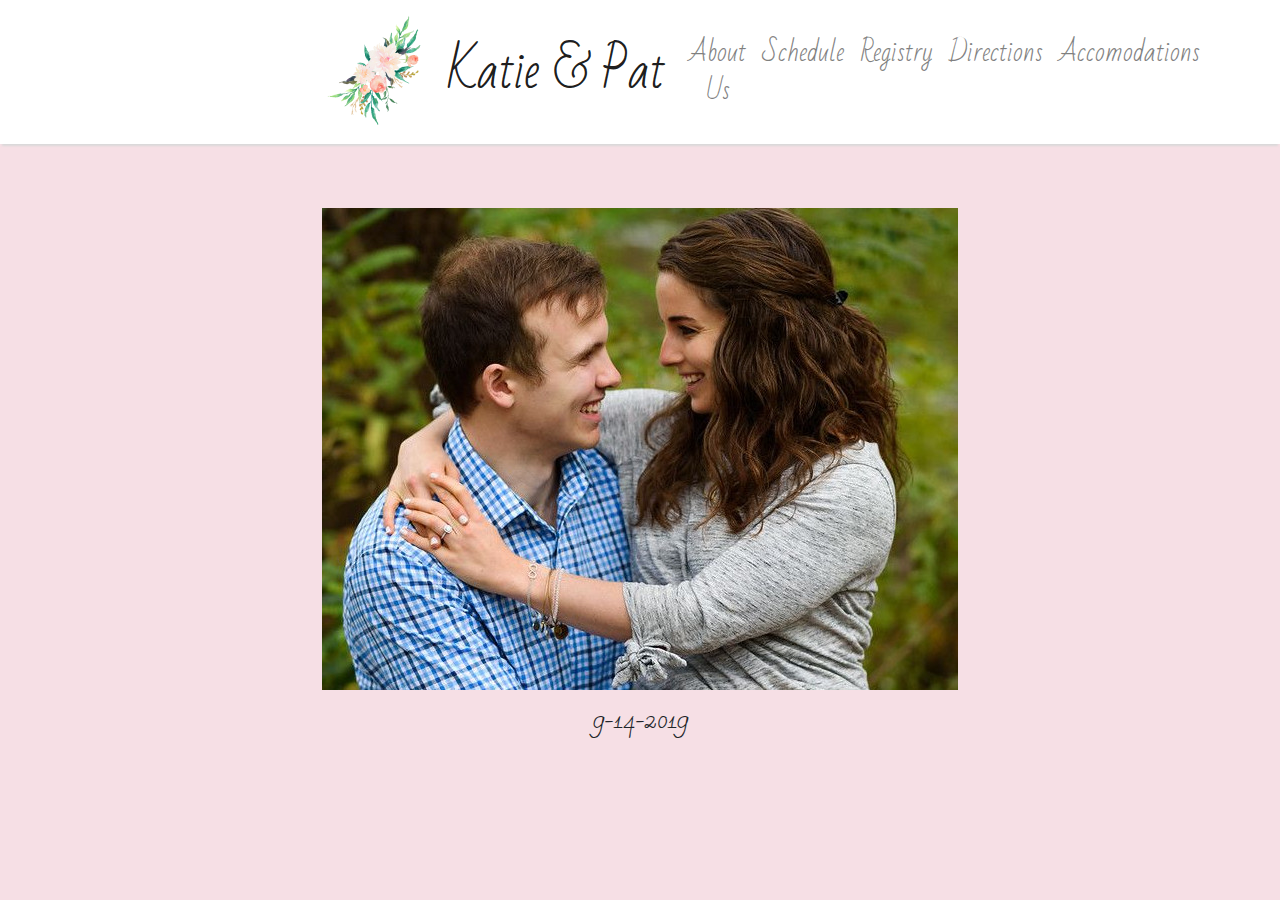
<file: index.html>
<html lang="en">
<header>
    <meta charset="utf-8">
    <meta name="viewport" content="width=device-width, initial-scale=1, shrink-to-fit=no">
    <title>Philo and Carlotti Wedding</title>
    <link rel="stylesheet" href="https://maxcdn.bootstrapcdn.com/bootstrap/4.0.0/css/bootstrap.min.css" integrity="sha384-Gn5384xqQ1aoWXA+058RXPxPg6fy4IWvTNh0E263XmFcJlSAwiGgFAW/dAiS6JXm"
        crossorigin="anonymous">
    <link href="./css/style.css" rel="stylesheet" />
    <link href="https://fonts.googleapis.com/css?family=Bad+Script" rel="stylesheet" />
</header>

<body>
    <div id="nav" class="container-fluid">
        <nav class="navbar sticky-top navbar-expand-lg navbar-light">
            <div id="flowers">
                <img src="./images/flowers.png" height="128" width="128">
            </div>
            <a class="navbar-brand" href="index.html">Katie &amp; Pat</a>
            <ul class="navbar-nav ml-auto">
                <li class="nav-item">
                    <a class="nav-link" href="aboutus.html">About Us</a>
                </li>
                <li class="nav-item">
                    <a class="nav-link" href="schedule.html">Schedule</a>
                </li>
                <li class="nav-item">
                    <a class="nav-link" href="registry.html">Registry</a>
                </li>
                <li class="nav-item">
                    <a class="nav-link" href="directions.html">Directions</a>
                </li>
                <li class="nav-item">
                    <a class="nav-link" href="accommodations.html">Accomodations</a>
                </li>
            </ul>
        </nav>
    </div>
    <div id="body" class="container-fluid content-container">
        <div class="content-container">
            <div class="jumbotron jumbotron-fluid">
                <div class="container center">
                    <img src="./images/header.jpg" />
                    <p>
                        <h4 class="badScript">9-14-2019</h4>
                    </p>
                </div>
            </div>
        </div>
    </div>

    <script src="https://code.jquery.com/jquery-3.2.1.slim.min.js" integrity="sha384-KJ3o2DKtIkvYIK3UENzmM7KCkRr/rE9/Qpg6aAZGJwFDMVNA/GpGFF93hXpG5KkN"
        crossorigin="anonymous"></script>
    <script src="https://cdnjs.cloudflare.com/ajax/libs/popper.js/1.12.9/umd/popper.min.js" integrity="sha384-ApNbgh9B+Y1QKtv3Rn7W3mgPxhU9K/ScQsAP7hUibX39j7fakFPskvXusvfa0b4Q"
        crossorigin="anonymous"></script>
    <script src="https://maxcdn.bootstrapcdn.com/bootstrap/4.0.0/js/bootstrap.min.js" integrity="sha384-JZR6Spejh4U02d8jOt6vLEHfe/JQGiRRSQQxSfFWpi1MquVdAyjUar5+76PVCmYl"
        crossorigin="anonymous"></script>
</body>

</html>
</file>
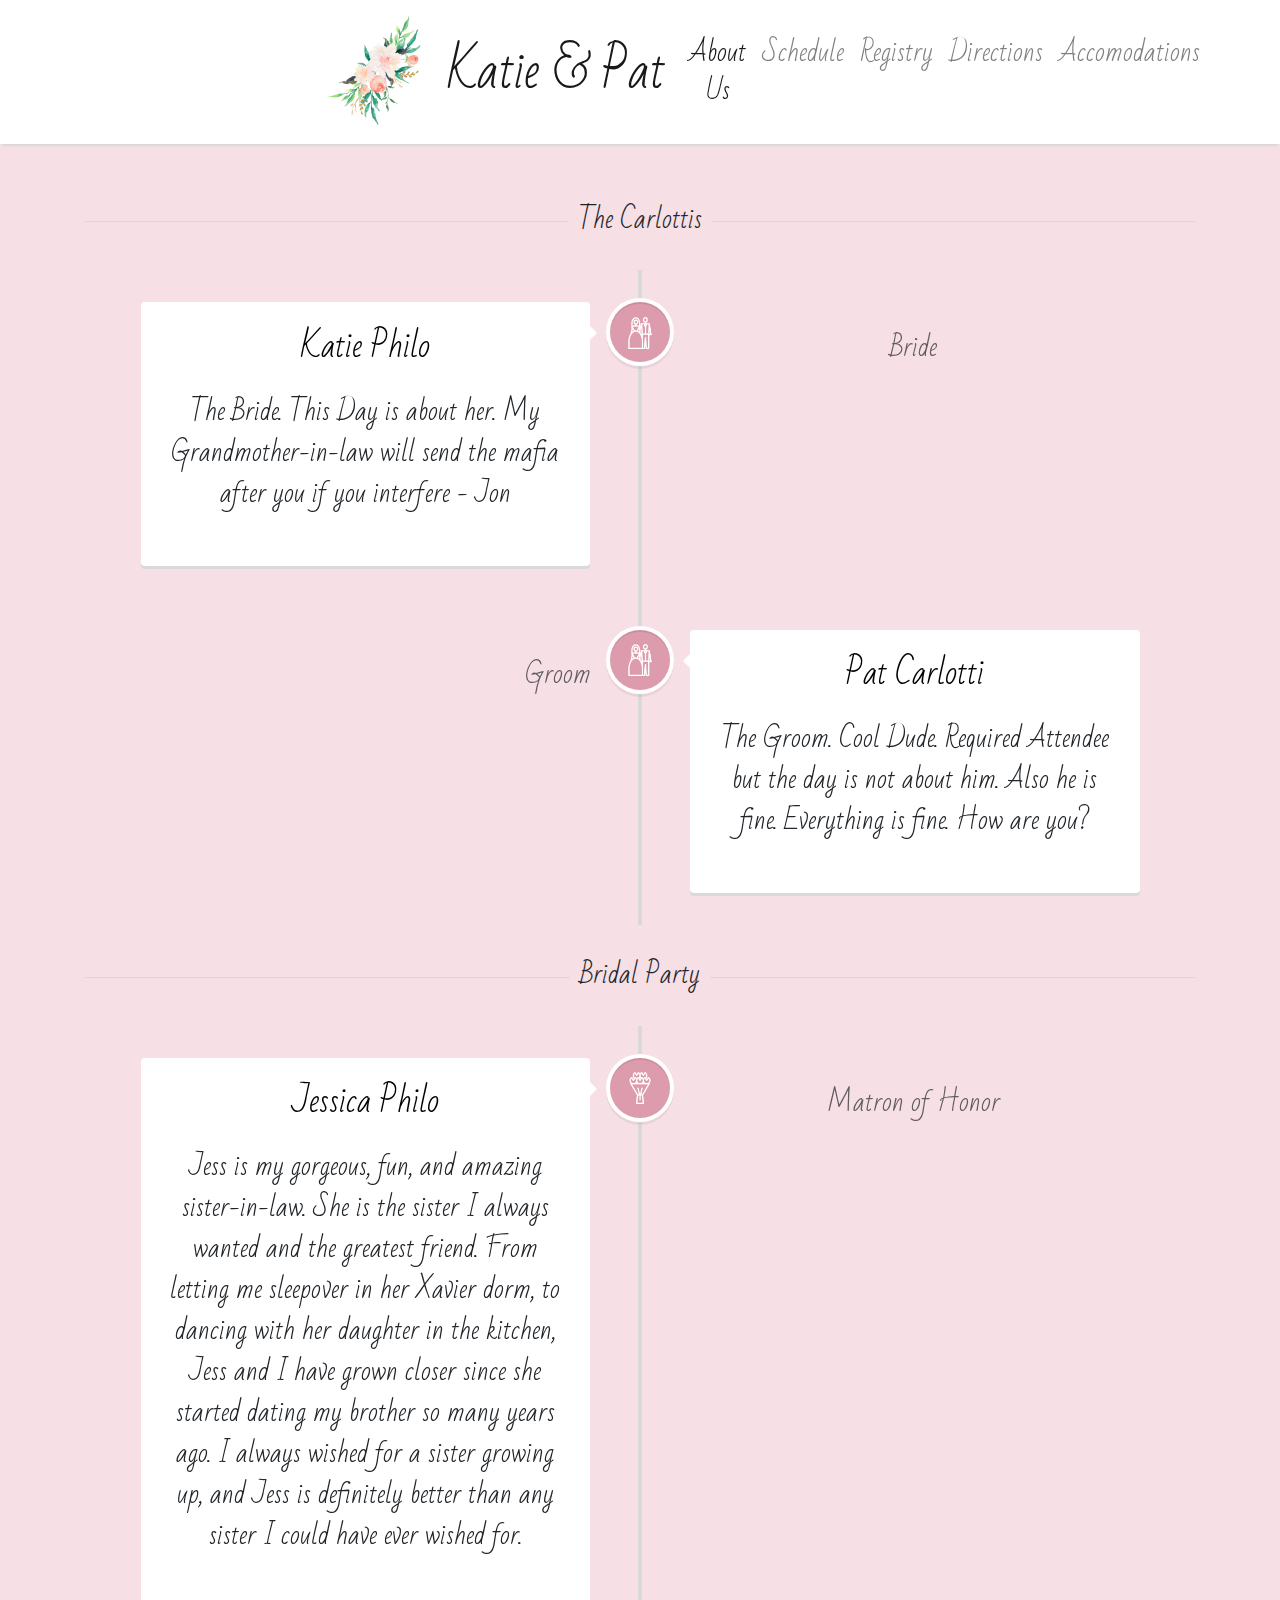
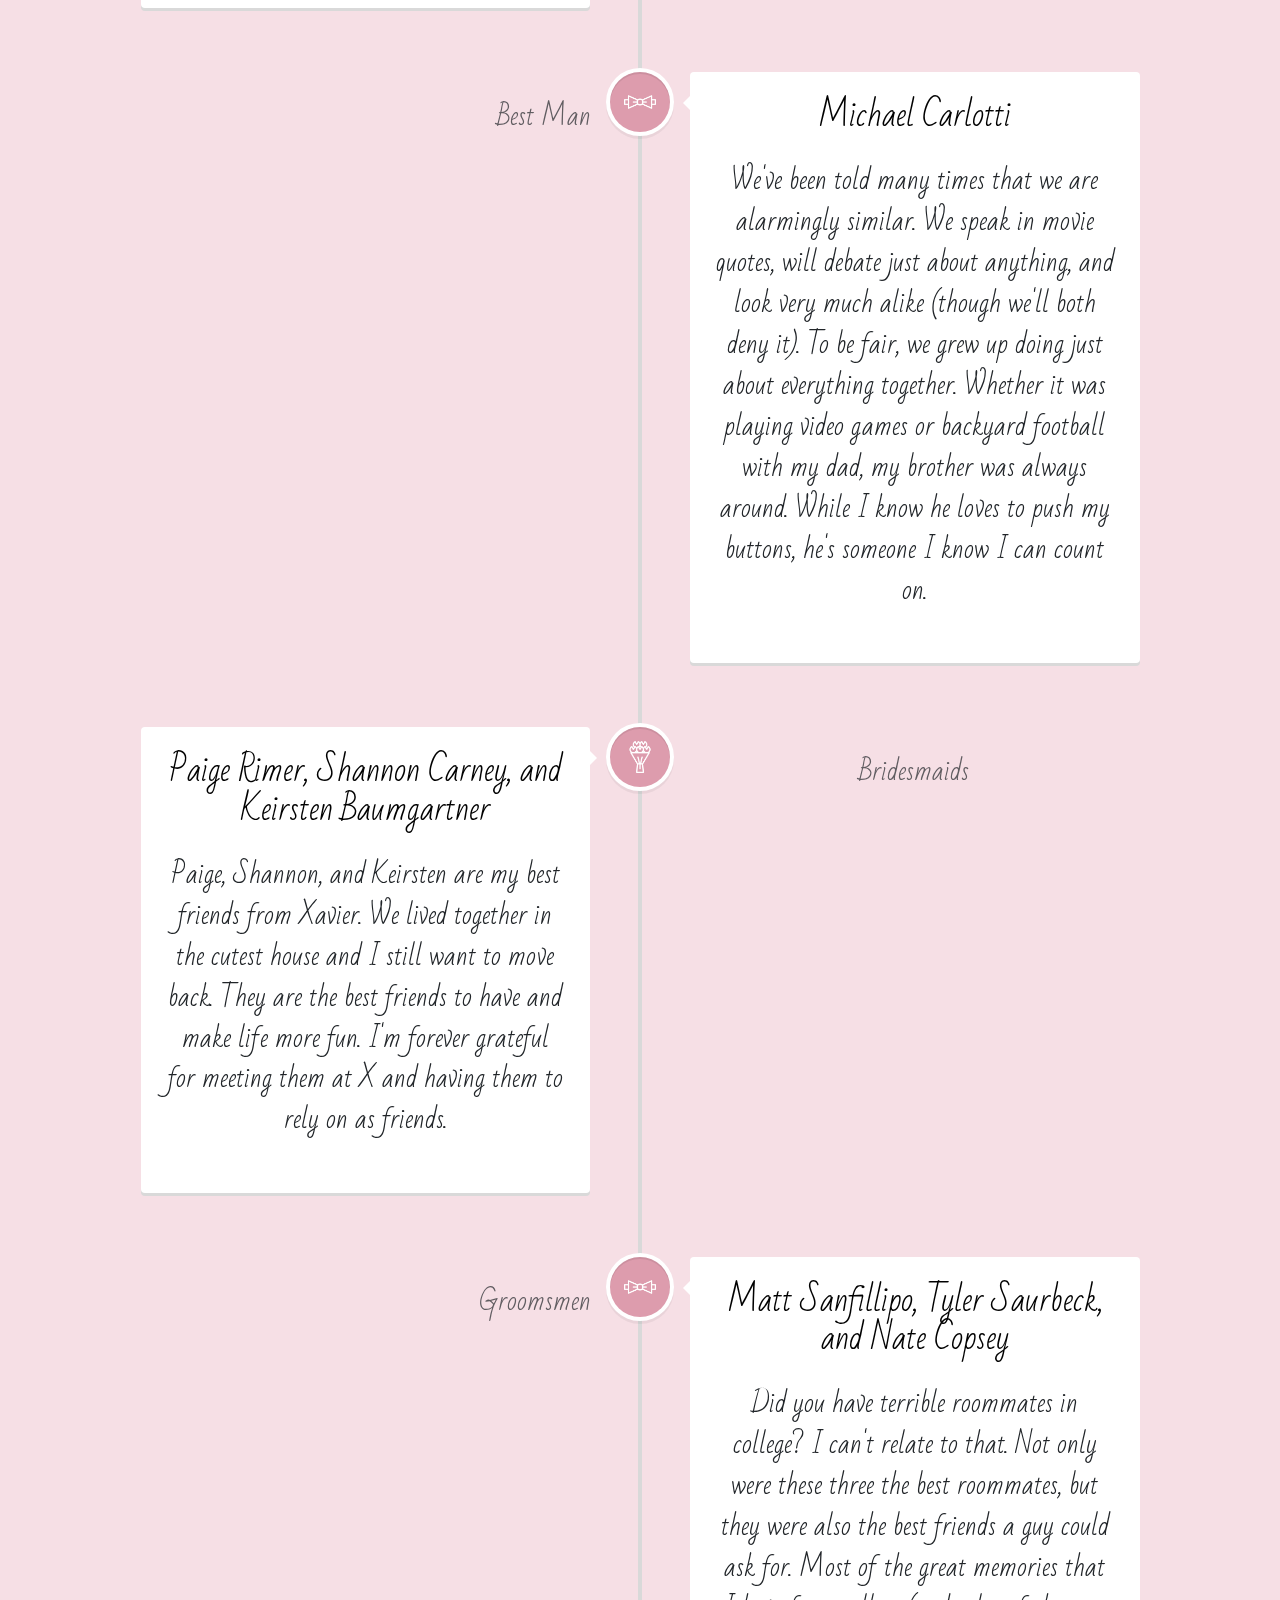
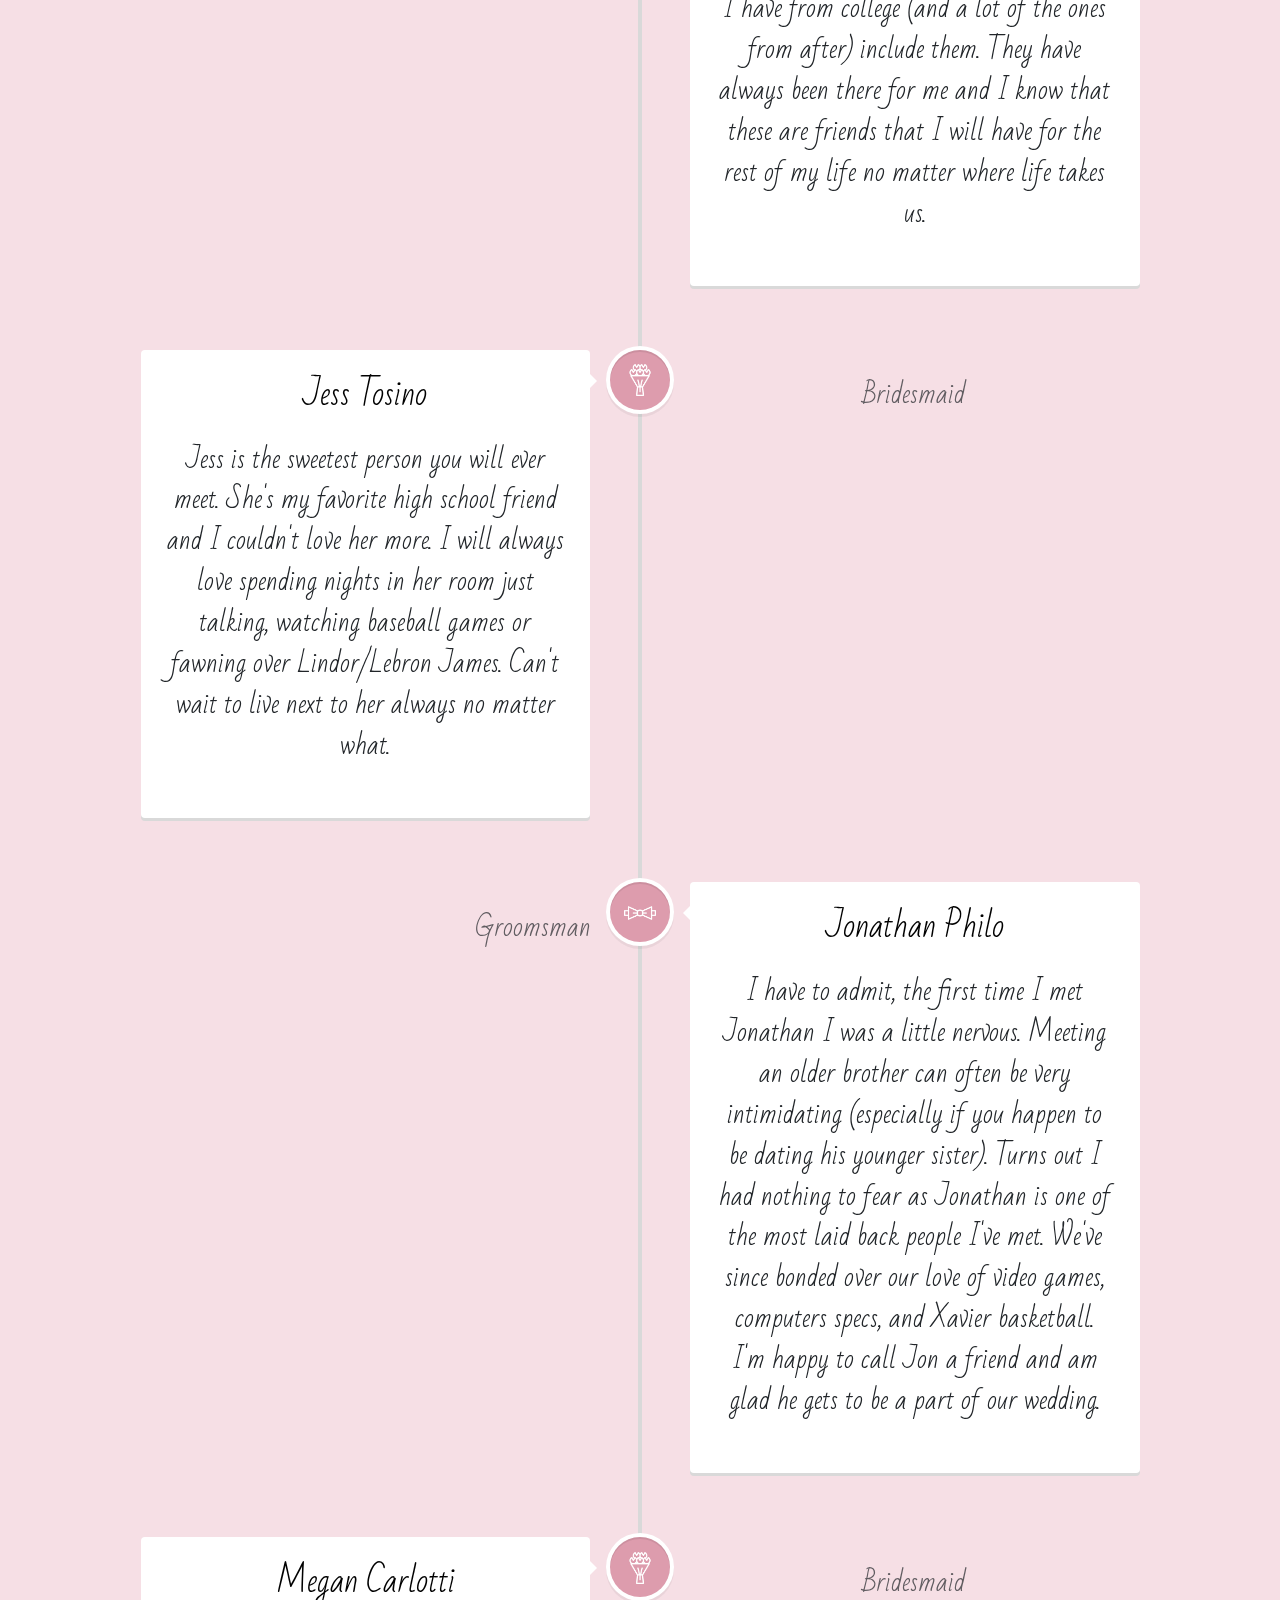
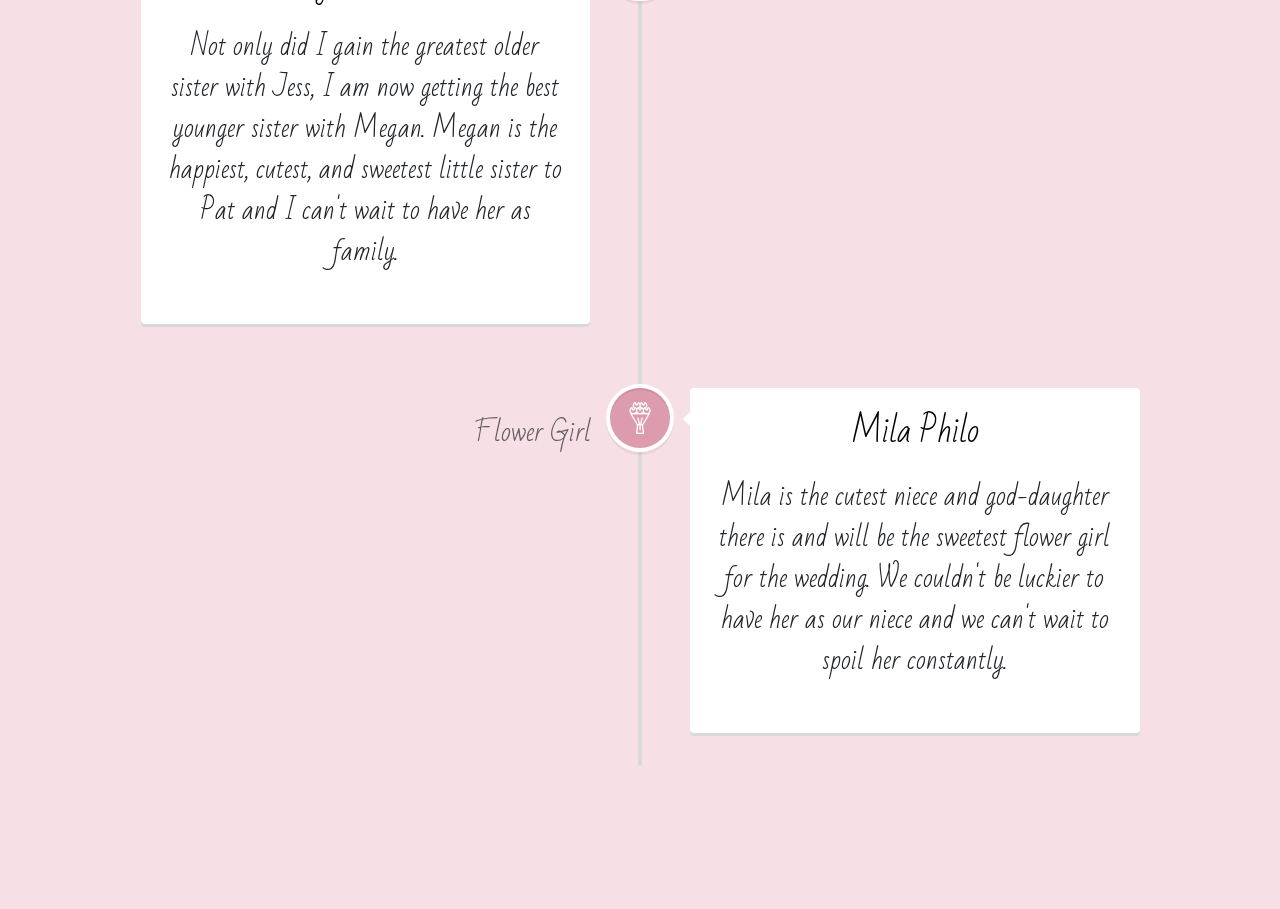
<file: aboutus.html>
<html lang="en">
<header>
    <meta charset="utf-8">
    <meta name="viewport" content="width=device-width, initial-scale=1, shrink-to-fit=no">
    <title>Philo and Carlotti Wedding</title>
    <link rel="stylesheet" href="https://maxcdn.bootstrapcdn.com/bootstrap/4.0.0/css/bootstrap.min.css" integrity="sha384-Gn5384xqQ1aoWXA+058RXPxPg6fy4IWvTNh0E263XmFcJlSAwiGgFAW/dAiS6JXm"
        crossorigin="anonymous">
    <link href="./css/style.css" rel="stylesheet" />
    <link href="./css/timeline-style.css" rel="stylesheet" />
    <link href="https://fonts.googleapis.com/css?family=Bad+Script" rel="stylesheet" />
    <link rel="stylesheet" href="https://use.fontawesome.com/releases/v5.4.1/css/all.css" integrity="sha384-5sAR7xN1Nv6T6+dT2mhtzEpVJvfS3NScPQTrOxhwjIuvcA67KV2R5Jz6kr4abQsz"
        crossorigin="anonymous">
</header>

<body>
    <div id="nav" class="container-fluid">
        <nav class="navbar sticky-top navbar-expand-lg navbar-light">
            <div id="flowers">
                <img src="./images/flowers.png" height="128" width="128">
            </div>
            <a class="navbar-brand" href="index.html">Katie &amp; Pat</a>
            <ul class="navbar-nav ml-auto">
                <li class="nav-item active">
                    <a class="nav-link" href="aboutus.html">About Us</a>
                </li>
                <li class="nav-item">
                    <a class="nav-link" href="schedule.html">Schedule</a>
                </li>
                <li class="nav-item">
                    <a class="nav-link" href="registry.html">Registry</a>
                </li>
                <li class="nav-item">
                    <a class="nav-link" href="directions.html">Directions</a>
                </li>
                <li class="nav-item">
                    <a class="nav-link" href="accommodations.html">Accomodations</a>
                </li>
            </ul>
        </nav>
    </div>
    <div id="body" class="container-fluid content-container">
        <div id="body" class="container-fluid content-container">
            <div class="content-container">
                <div class="jumbotron jumbotron-fluid">
                    <div class="container center">
                        <div id="seph2">
                            <h2><span>The Carlottis</span></h2>
                        </div>
                        <section class="cd-timeline js-cd-timeline">
                            <div class="cd-timeline__container">
                                <div class="cd-timeline__block js-cd-block">
                                    <div class="cd-timeline__img cd-timeline__img--picture js-cd-img">
                                            <img src="./images/newly-married-couple.png" height="36" width="36"/>
                                        </div>
                                    <!-- cd-timeline__img -->

                                    <div class="cd-timeline__content js-cd-content">
                                        <h2>Katie Philo</h2>
                                        <p>The Bride. This Day is about her. My Grandmother-in-law will send the mafia
                                            after you if you interfere - Jon</p>
                                        <span class="cd-timeline__date">Bride</span>
                                    </div>
                                    <!-- cd-timeline__content -->
                                </div>
                                <!-- cd-timeline__block -->

                                <div class="cd-timeline__block js-cd-block">
                                    <div class="cd-timeline__img cd-timeline__img--picture js-cd-img">
                                        <img src="./images/newly-married-couple.png" height="36" width="36"/>
                                    </div>
                                    <!-- cd-timeline__img -->

                                    <div class="cd-timeline__content js-cd-content">
                                        <h2>Pat Carlotti</h2>
                                        <p>The Groom. Cool Dude. Required Attendee but the day is not about him. Also
                                            he is fine. Everything is fine. How are you?</p>
                                        <span class="cd-timeline__date">Groom</span>
                                    </div>
                                    <!-- cd-timeline__content -->
                                </div>
                            </div>
                        </section>
                        <div id="seph2">
                            <h2><span>Bridal Party</span></h2>
                        </div>
                        <section class="cd-timeline js-cd-timeline">
                            <div class="cd-timeline__container">
                                <div class="cd-timeline__block js-cd-block">
                                    <div class="cd-timeline__img cd-timeline__img--picture js-cd-img">
                                            <img src="./images/bouquet-of-flowers.png" height="36" width="36"/>
                                    </div>
                                    <!-- cd-timeline__img -->

                                    <div class="cd-timeline__content js-cd-content">
                                        <h2>Jessica Philo</h2>
                                        <p>Jess is my gorgeous, fun, and amazing sister-in-law. She is the sister I
                                            always wanted and the greatest friend. From letting me sleepover in her
                                            Xavier dorm, to dancing with her daughter in the kitchen, Jess and I have
                                            grown closer since she started dating my brother so many years ago. I
                                            always wished for a sister growing up, and Jess is definitely better than
                                            any sister I could have ever wished for.</p>
                                        <span class="cd-timeline__date">Matron of Honor</span>
                                    </div>
                                    <!-- cd-timeline__content -->
                                </div>
                                <!-- cd-timeline__block -->

                                <div class="cd-timeline__block js-cd-block">
                                    <div class="cd-timeline__img cd-timeline__img--picture js-cd-img">
                                            <img src="./images/bow-tie.png" height="36" width="36"/>
                                    </div>
                                    <!-- cd-timeline__img -->

                                    <div class="cd-timeline__content js-cd-content">
                                        <h2>Michael Carlotti</h2>
                                        <p>	We've been told many times that we are alarmingly similar. We speak in movie quotes, will debate just about anything, and look very much alike (though we'll both deny it). To be fair, we grew up doing just about everything together. Whether it was playing video games or backyard football with my dad, my brother was always around.  While I know he loves to push my buttons, he's someone I know I can count on. </p>
                                        <span class="cd-timeline__date">Best Man</span>
                                    </div>
                                    <!-- cd-timeline__content -->
                                </div>

                                <div class="cd-timeline__block js-cd-block">
                                    <div class="cd-timeline__img cd-timeline__img--picture js-cd-img">
                                            <img src="./images/bouquet-of-flowers.png" height="36" width="36"/>
                                    </div>
                                    <!-- cd-timeline__img -->

                                    <div class="cd-timeline__content js-cd-content">
                                        <h2>Paige Rimer, Shannon Carney, and Keirsten Baumgartner</h2>
                                        <p>Paige, Shannon, and Keirsten are my best friends from Xavier. We lived
                                            together in the cutest house and I still want to move back. They are the
                                            best friends to have and make life more fun. I'm forever grateful for
                                            meeting them at X and having them to rely on as friends.</p>
                                        <span class="cd-timeline__date">Bridesmaids</span>
                                    </div>
                                    <!-- cd-timeline__content -->
                                </div>
                                <div class="cd-timeline__block js-cd-block">
                                    <div class="cd-timeline__img cd-timeline__img--picture js-cd-img">
                                            <img src="./images/bow-tie.png" height="36" width="36"/>
                                    </div>
                                    <!-- cd-timeline__img -->

                                    <div class="cd-timeline__content js-cd-content">
                                        <h2>Matt Sanfillipo, Tyler Saurbeck, and Nate Copsey</h2>
                                        <p>Did you have terrible roommates in college? I can't relate to that. Not only were these three the best roommates, but they were also the best friends a guy could ask for. Most of the great memories that I have from college (and a lot of the ones from after) include them.  They have always been there for me and I know that these are friends that I will have for the rest of my life no matter where life takes us.</p>
                                        <span class="cd-timeline__date">Groomsmen</span>
                                    </div>
                                    <!-- cd-timeline__content -->
                                </div>
                                <div class="cd-timeline__block js-cd-block">
                                    <div class="cd-timeline__img cd-timeline__img--picture js-cd-img">
                                            <img src="./images/bouquet-of-flowers.png" height="36" width="36"/>
                                    </div>
                                    <!-- cd-timeline__img -->

                                    <div class="cd-timeline__content js-cd-content">
                                        <h2>Jess Tosino</h2>
                                        <p>Jess is the sweetest person you will ever meet. She's my favorite high
                                            school friend and I couldn't love her more. I will always love spending
                                            nights in her room just talking, watching baseball games or fawning over
                                            Lindor/Lebron James. Can't wait to live next to her always no matter what.</p>
                                        <span class="cd-timeline__date">Bridesmaid</span>
                                    </div>
                                    <!-- cd-timeline__content -->
                                </div>
                                <div class="cd-timeline__block js-cd-block">
                                    <div class="cd-timeline__img cd-timeline__img--picture js-cd-img">
                                            <img src="./images/bow-tie.png" height="36" width="36"/>
                                    </div>
                                    <!-- cd-timeline__img -->

                                    <div class="cd-timeline__content js-cd-content">
                                        <h2>Jonathan Philo</h2>
                                        <p>I have to admit, the first time I met Jonathan I was a little nervous. Meeting an older brother can often be very intimidating (especially if you happen to be dating his younger sister). Turns out I had nothing to fear as Jonathan is one of the most laid back people I've met. We've since bonded over our love of video games, computers specs, and Xavier basketball. I'm happy to call Jon a friend and am glad he gets to be a part of our wedding.</p>
                                        <span class="cd-timeline__date">Groomsman</span>
                                    </div>
                                    <!-- cd-timeline__content -->
                                </div>
                                <div class="cd-timeline__block js-cd-block">
                                    <div class="cd-timeline__img cd-timeline__img--picture js-cd-img">
                                            <img src="./images/bouquet-of-flowers.png" height="36" width="36"/>
                                    </div>
                                    <!-- cd-timeline__img -->

                                    <div class="cd-timeline__content js-cd-content">
                                        <h2>Megan Carlotti</h2>
                                        <p>Not only did I gain the greatest older sister with Jess, I am now getting
                                            the best younger sister with Megan. Megan is the happiest, cutest, and
                                            sweetest little sister to Pat and I can't wait to have her as family.</p>
                                        <span class="cd-timeline__date">Bridesmaid</span>
                                    </div>
                                    <!-- cd-timeline__content -->
                                </div>
                                <div class="cd-timeline__block js-cd-block">
                                    <div class="cd-timeline__img cd-timeline__img--picture js-cd-img">
                                            <img src="./images/bouquet-of-flowers.png" height="36" width="36"/>
                                    </div>
                                    <!-- cd-timeline__img -->

                                    <div class="cd-timeline__content js-cd-content">
                                        <h2>Mila Philo</h2>
                                        <p>Mila is the cutest niece and god-daughter there is and will be the sweetest flower girl for the wedding. We couldn't be luckier to have her as our niece and we can't wait to spoil her constantly.</p>
                                        <span class="cd-timeline__date">Flower Girl</span>
                                    </div>
                                    <!-- cd-timeline__content -->
                                </div>
                            </div>
                        </section>
                    </div>
                </div>
            </div>
        </div>
    </div>
    <script src="https://code.jquery.com/jquery-3.2.1.slim.min.js" integrity="sha384-KJ3o2DKtIkvYIK3UENzmM7KCkRr/rE9/Qpg6aAZGJwFDMVNA/GpGFF93hXpG5KkN"
        crossorigin="anonymous"></script>
    <script src="https://cdnjs.cloudflare.com/ajax/libs/popper.js/1.12.9/umd/popper.min.js" integrity="sha384-ApNbgh9B+Y1QKtv3Rn7W3mgPxhU9K/ScQsAP7hUibX39j7fakFPskvXusvfa0b4Q"
        crossorigin="anonymous"></script>
    <script src="https://maxcdn.bootstrapcdn.com/bootstrap/4.0.0/js/bootstrap.min.js" integrity="sha384-JZR6Spejh4U02d8jOt6vLEHfe/JQGiRRSQQxSfFWpi1MquVdAyjUar5+76PVCmYl"
        crossorigin="anonymous"></script>
</body>

</html>
</file>
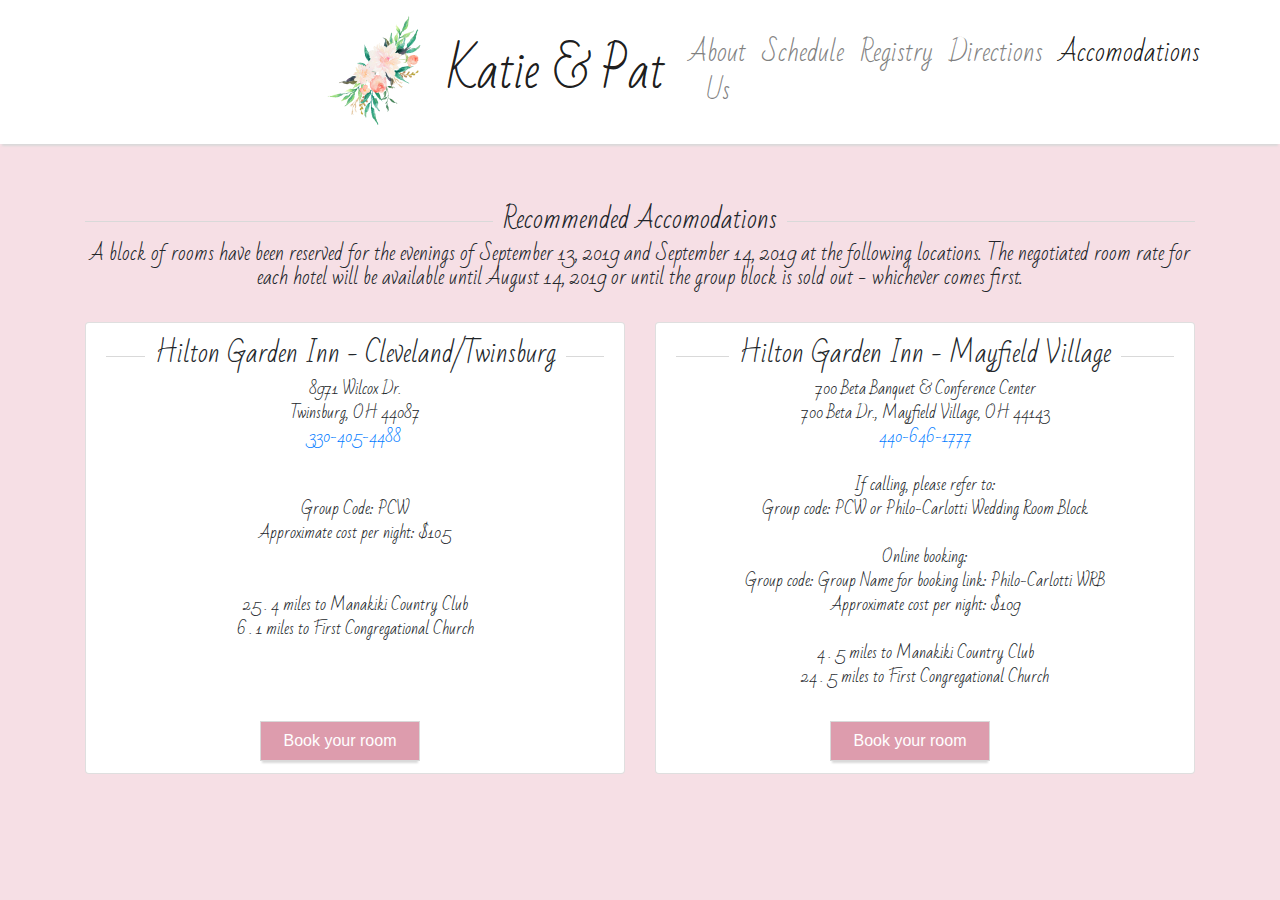
<file: accommodations.html>
<html lang="en">
<header>
    <meta charset="utf-8">
    <meta name="viewport" content="width=device-width, initial-scale=1, shrink-to-fit=no">
    <title>Philo and Carlotti Wedding</title>
    <link rel="stylesheet" href="https://maxcdn.bootstrapcdn.com/bootstrap/4.0.0/css/bootstrap.min.css" integrity="sha384-Gn5384xqQ1aoWXA+058RXPxPg6fy4IWvTNh0E263XmFcJlSAwiGgFAW/dAiS6JXm"
        crossorigin="anonymous">
    <link href="./css/style.css" rel="stylesheet" />
    <link rel="stylesheet" href="https://use.fontawesome.com/releases/v5.7.0/css/all.css" integrity="sha384-lZN37f5QGtY3VHgisS14W3ExzMWZxybE1SJSEsQp9S+oqd12jhcu+A56Ebc1zFSJ"
        crossorigin="anonymous">
    <link href="https://fonts.googleapis.com/css?family=Bad+Script" rel="stylesheet" />
</header>

<body>
    <div id="nav" class="container-fluid">
        <nav class="navbar sticky-top navbar-expand-lg navbar-light">
            <div id="flowers">
                <img src="./images/flowers.png" height="128" width="128">
            </div>
            <a class="navbar-brand" href="index.html">Katie &amp; Pat</a>
            <ul class="navbar-nav ml-auto">
                <li class="nav-item">
                    <a class="nav-link" href="aboutus.html">About Us</a>
                </li>
                <li class="nav-item">
                    <a class="nav-link" href="schedule.html">Schedule</a>
                </li>
                <li class="nav-item">
                    <a class="nav-link" href="registry.html">Registry</a>
                </li>
                <li class="nav-item">
                    <a class="nav-link" href="directions.html">Directions</a>
                </li>
                <li class="nav-item active">
                    <a class="nav-link" href="accommodations.html">Accomodations</a>
                </li>
            </ul>
        </nav>
    </div>
    <div id="body" class="container-fluid content-container">
        <div class="content-container">
            <div class="jumbotron jumbotron-fluid">
                <div class="container center">
                    <div id="seph2">
                        <h2><span>Recommended Accomodations</span></h2>
                        <h5 class="badscript">A block of rooms have been reserved for the evenings of September 13,
                            2019 and September 14, 2019 at the following locations. The negotiated room rate for each
                            hotel will be available until August 14, 2019 or until the group block is sold out -
                            whichever comes first.</h5>
                    </div>
                    </br>
                    <div class="card-deck">
                        <div class="card text-center">
                            <div class="card-body">
                                <div id="seph2">
                                    <h4 class="badscript card-title center"><span>Hilton Garden Inn -
                                            Cleveland/Twinsburg</span></h4>
                                </div>
                                <p class="card-text badscript">
                                    8971 Wilcox Dr.</br>
                                    Twinsburg, OH 44087</br>
                                    <a href="tel: +3304054488">330-405-4488</a></br>
                                    <br />
                                    <br/>
                                    Group Code: PCW <br />
                                    Approximate cost per night: $105<br />
                                    <br />
                                    <br/>
                                    25 . 4 miles to Manakiki Country Club <br />
                                    6 . 1 miles to First Congregational Church
                                </p>
                            </div>
                            <div class="card-footer">
                                <button onclick="window.location.href='https://hiltongardeninn3.hilton.com/en/hotels/ohio/hilton-garden-inn-cleveland-twinsburg-CLETHGI/index.html?SEO_id=GMB-HI-CLETHGI'">Book your room</button>
                            </div>
                        </div>
                        <div class="w-100 d-none d-sm-block d-md-none"><!-- wrap every 2 on sm--></div>
                        <div class="card">
                            <div class="card-body">
                                <div id="seph2">
                                    <h4 class="badscript card-title center"><span>Hilton Garden Inn - Mayfield Village</span></h4>
                                </div>
                                <p class="card-text badscript">700 Beta Banquet & Conference Center <br />
                                    700 Beta Dr., Mayfield Village, OH 44143 <br />
                                    <a href="tel: +14406461777">440-646-1777</a> </br>
                                    <br />
                                    If calling, please refer to:<br />
                                    Group code: PCW or Philo-Carlotti Wedding Room Block<br />
                                    <br/>
                                    Online booking: <br />
                                    Group code: Group Name for booking link: Philo-Carlotti WRB

                                    <br />
                                    Approximate cost per night: $109<br />
                                    <br />
                                    4 . 5 miles to Manakiki Country Club<br />
                                    24 . 5 miles to First Congregational Church<br />
                                </p>
                            </div>
                            <div class="card-footer">
                                    <button onclick="window.location.href='https://secure3.hilton.com/en_US/gi/reservation/book.htm?inputModule=HOTEL&ctyhocn=CLEEMGI&spec_plan=PCW&arrival=20190913&departure=20190915&cid=OM,WW,HILTONLINK,EN,DirectLink&fromId=HILTONLINKDIRECT'">Book your room</button>
                                </div>
                        </div>
                    </div>

                    <!-- <button class="tile"><img src="./images/crate-barrel.png" height="195" width="195" /></button>
                    <button class="tile"><img src="./images/bed-bath-beyond.png" height="195" width="195" /></button> -->
                </div>
            </div>
        </div>
    </div>
    <script src="https://code.jquery.com/jquery-3.2.1.slim.min.js" integrity="sha384-KJ3o2DKtIkvYIK3UENzmM7KCkRr/rE9/Qpg6aAZGJwFDMVNA/GpGFF93hXpG5KkN"
        crossorigin="anonymous"></script>
    <script src="https://cdnjs.cloudflare.com/ajax/libs/popper.js/1.12.9/umd/popper.min.js" integrity="sha384-ApNbgh9B+Y1QKtv3Rn7W3mgPxhU9K/ScQsAP7hUibX39j7fakFPskvXusvfa0b4Q"
        crossorigin="anonymous"></script>
    <script src="https://maxcdn.bootstrapcdn.com/bootstrap/4.0.0/js/bootstrap.min.js" integrity="sha384-JZR6Spejh4U02d8jOt6vLEHfe/JQGiRRSQQxSfFWpi1MquVdAyjUar5+76PVCmYl"
        crossorigin="anonymous"></script>
</body>

</html>
</file>
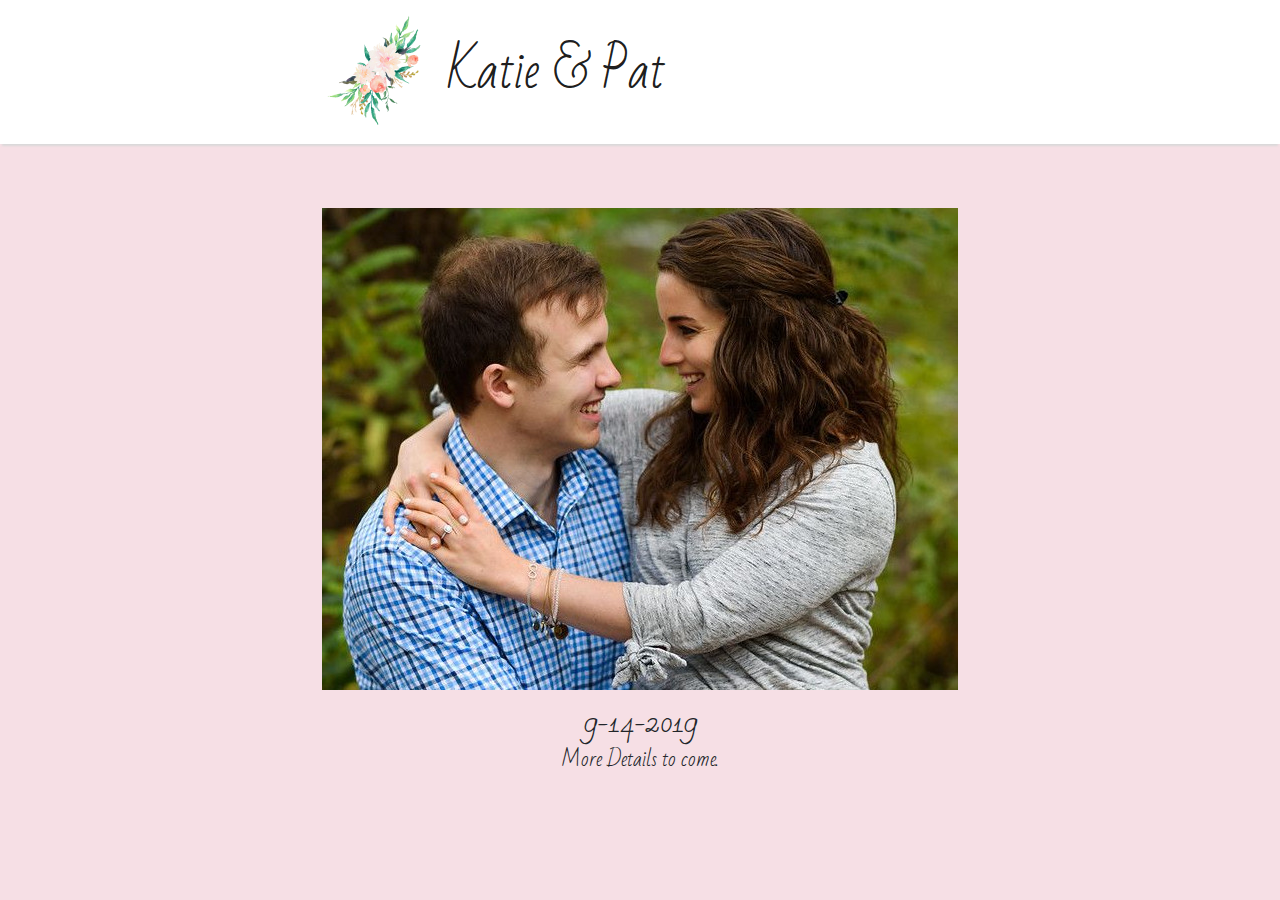
<file: comingsoon.html>
<html lang="en">
<header>
    <meta charset="utf-8">
    <meta name="viewport" content="width=device-width, initial-scale=1, shrink-to-fit=no">
    <title>Philo and Carlotti Wedding</title>
    <link rel="stylesheet" href="https://maxcdn.bootstrapcdn.com/bootstrap/4.0.0/css/bootstrap.min.css" integrity="sha384-Gn5384xqQ1aoWXA+058RXPxPg6fy4IWvTNh0E263XmFcJlSAwiGgFAW/dAiS6JXm"
        crossorigin="anonymous">
    <link href="./css/style.css" rel="stylesheet" />
    <link href="https://fonts.googleapis.com/css?family=Bad+Script" rel="stylesheet" />
</header>

<body>
    <div id="nav" class="container-fluid">
        <nav class="navbar sticky-top navbar-expand-lg navbar-light">
            <div id="flowers">
                <img src="./images/flowers.png" height="128" width="128">
            </div>
            <a class="navbar-brand" href="index.html">Katie &amp; Pat</a>
        </nav>
    </div>
    <div id="body" class="container-fluid content-container">
        <div class="content-container">
            <div class="jumbotron jumbotron-fluid">
                <div class="container center">
                    <img src="./images/header.jpg" />
                    <p>
                        <h3 class="badScript">9-14-2019</h3>
                        <h5 class="badScript">More Details to come.</h5>
                    </p>
                </div>
            </div>
        </div>
    </div>

    <script src="https://code.jquery.com/jquery-3.2.1.slim.min.js" integrity="sha384-KJ3o2DKtIkvYIK3UENzmM7KCkRr/rE9/Qpg6aAZGJwFDMVNA/GpGFF93hXpG5KkN"
        crossorigin="anonymous"></script>
    <script src="https://cdnjs.cloudflare.com/ajax/libs/popper.js/1.12.9/umd/popper.min.js" integrity="sha384-ApNbgh9B+Y1QKtv3Rn7W3mgPxhU9K/ScQsAP7hUibX39j7fakFPskvXusvfa0b4Q"
        crossorigin="anonymous"></script>
    <script src="https://maxcdn.bootstrapcdn.com/bootstrap/4.0.0/js/bootstrap.min.js" integrity="sha384-JZR6Spejh4U02d8jOt6vLEHfe/JQGiRRSQQxSfFWpi1MquVdAyjUar5+76PVCmYl"
        crossorigin="anonymous"></script>
</body>

</html>
</file>
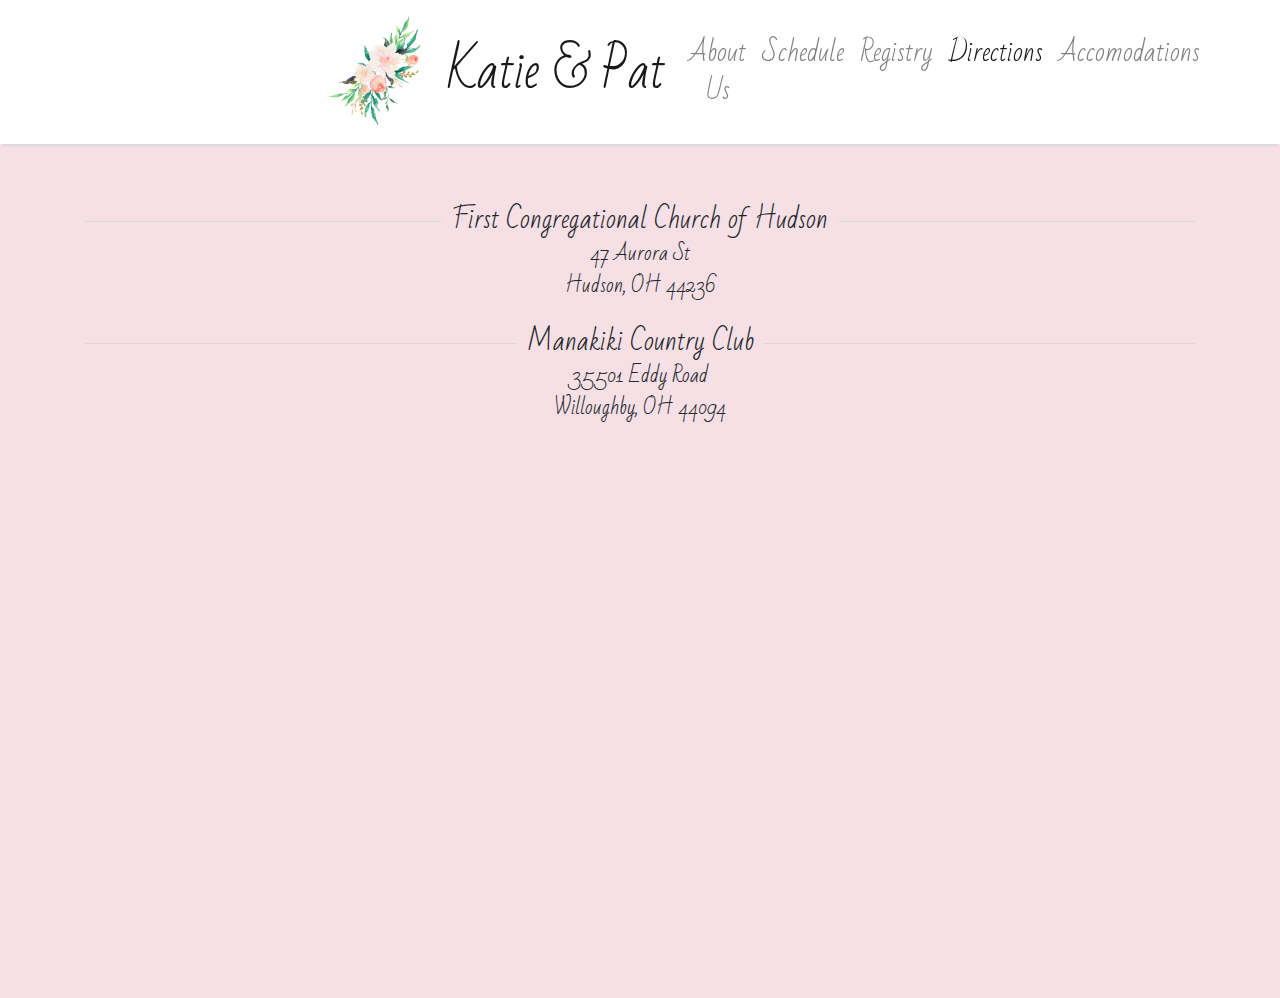
<file: directions.html>
<html lang="en">
<header>
    <meta charset="utf-8">
    <meta name="viewport" content="width=device-width, initial-scale=1, shrink-to-fit=no">
    <title>Philo and Carlotti Wedding</title>
    <link rel="stylesheet" href="https://maxcdn.bootstrapcdn.com/bootstrap/4.0.0/css/bootstrap.min.css" integrity="sha384-Gn5384xqQ1aoWXA+058RXPxPg6fy4IWvTNh0E263XmFcJlSAwiGgFAW/dAiS6JXm"
        crossorigin="anonymous">
    <link href="./css/style.css" rel="stylesheet" />
    <link href="https://fonts.googleapis.com/css?family=Bad+Script" rel="stylesheet" />
</header>

<body>
    <div id="nav" class="container-fluid">
        <nav class="navbar sticky-top navbar-expand-lg navbar-light">
            <div id="flowers">
                <img src="./images/flowers.png" height="128" width="128">
            </div>
            <a class="navbar-brand" href="index.html">Katie &amp; Pat</a>
            <ul class="navbar-nav ml-auto">
                <li class="nav-item">
                    <a class="nav-link" href="aboutus.html">About Us</a>
                </li>
                <li class="nav-item">
                    <a class="nav-link" href="schedule.html">Schedule</a>
                </li>
                <li class="nav-item">
                    <a class="nav-link" href="registry.html">Registry</a>
                </li>
                <li class="nav-item active">
                    <a class="nav-link" href="directions.html">Directions</a>
                </li>
                <li class="nav-item">
                    <a class="nav-link" href="accommodations.html">Accomodations</a>
                </li>
            </ul>
        </nav>
    </div>
    <div id="body" class="container-fluid content-container">
        <div class="content-container">
            <div class="jumbotron jumbotron-fluid">
                <div class="container center">
                    <div id="seph2">
                        <h2><span>First Congregational Church of Hudson</span></h2>
                        <h5 class="badScript">47 Aurora St</h5>
                        <h5 class="badScript">Hudson, OH 44236</h5>
                    </div>
                    <br />
                    <div id="seph2">
                        <h2><span>Manakiki Country Club</span></h2>
                        <h5 class="badScript">35501 Eddy Road</h5>
                        <h5 class="badScript">Willoughby, OH 44094</h5>
                    </div>
                    <br />
                    <iframe src="https://www.google.com/maps/embed?pb=!1m28!1m12!1m3!1d191474.98450854435!2d-81.61538783863598!3d41.42193309510312!2m3!1f0!2f0!3f0!3m2!1i1024!2i768!4f13.1!4m13!3e0!4m5!1s0x88312182ac3a9631%3A0xaef4de9cd9c7931b!2sFirst+Congregational+Church%2C+47+Aurora+St%2C+Hudson%2C+OH+44236!3m2!1d41.243048099999996!2d-81.43846669999999!4m5!1s0x883100aa3622b081%3A0x67e168813604cb86!2sManakiki+Country+Club%2C+Willoughby+Hills%2C+OH!3m2!1d41.5981046!2d-81.43205909999999!5e0!3m2!1sen!2sus!4v1545537975856"
                        width="600" height="450" frameborder="0" style="border:0" allowfullscreen></iframe>
                </div>
            </div>
        </div>
    </div>
    <script src="https://code.jquery.com/jquery-3.2.1.slim.min.js" integrity="sha384-KJ3o2DKtIkvYIK3UENzmM7KCkRr/rE9/Qpg6aAZGJwFDMVNA/GpGFF93hXpG5KkN"
        crossorigin="anonymous"></script>
    <script src="https://cdnjs.cloudflare.com/ajax/libs/popper.js/1.12.9/umd/popper.min.js" integrity="sha384-ApNbgh9B+Y1QKtv3Rn7W3mgPxhU9K/ScQsAP7hUibX39j7fakFPskvXusvfa0b4Q"
        crossorigin="anonymous"></script>
    <script src="https://maxcdn.bootstrapcdn.com/bootstrap/4.0.0/js/bootstrap.min.js" integrity="sha384-JZR6Spejh4U02d8jOt6vLEHfe/JQGiRRSQQxSfFWpi1MquVdAyjUar5+76PVCmYl"
        crossorigin="anonymous"></script>
</body>

</html>
</file>
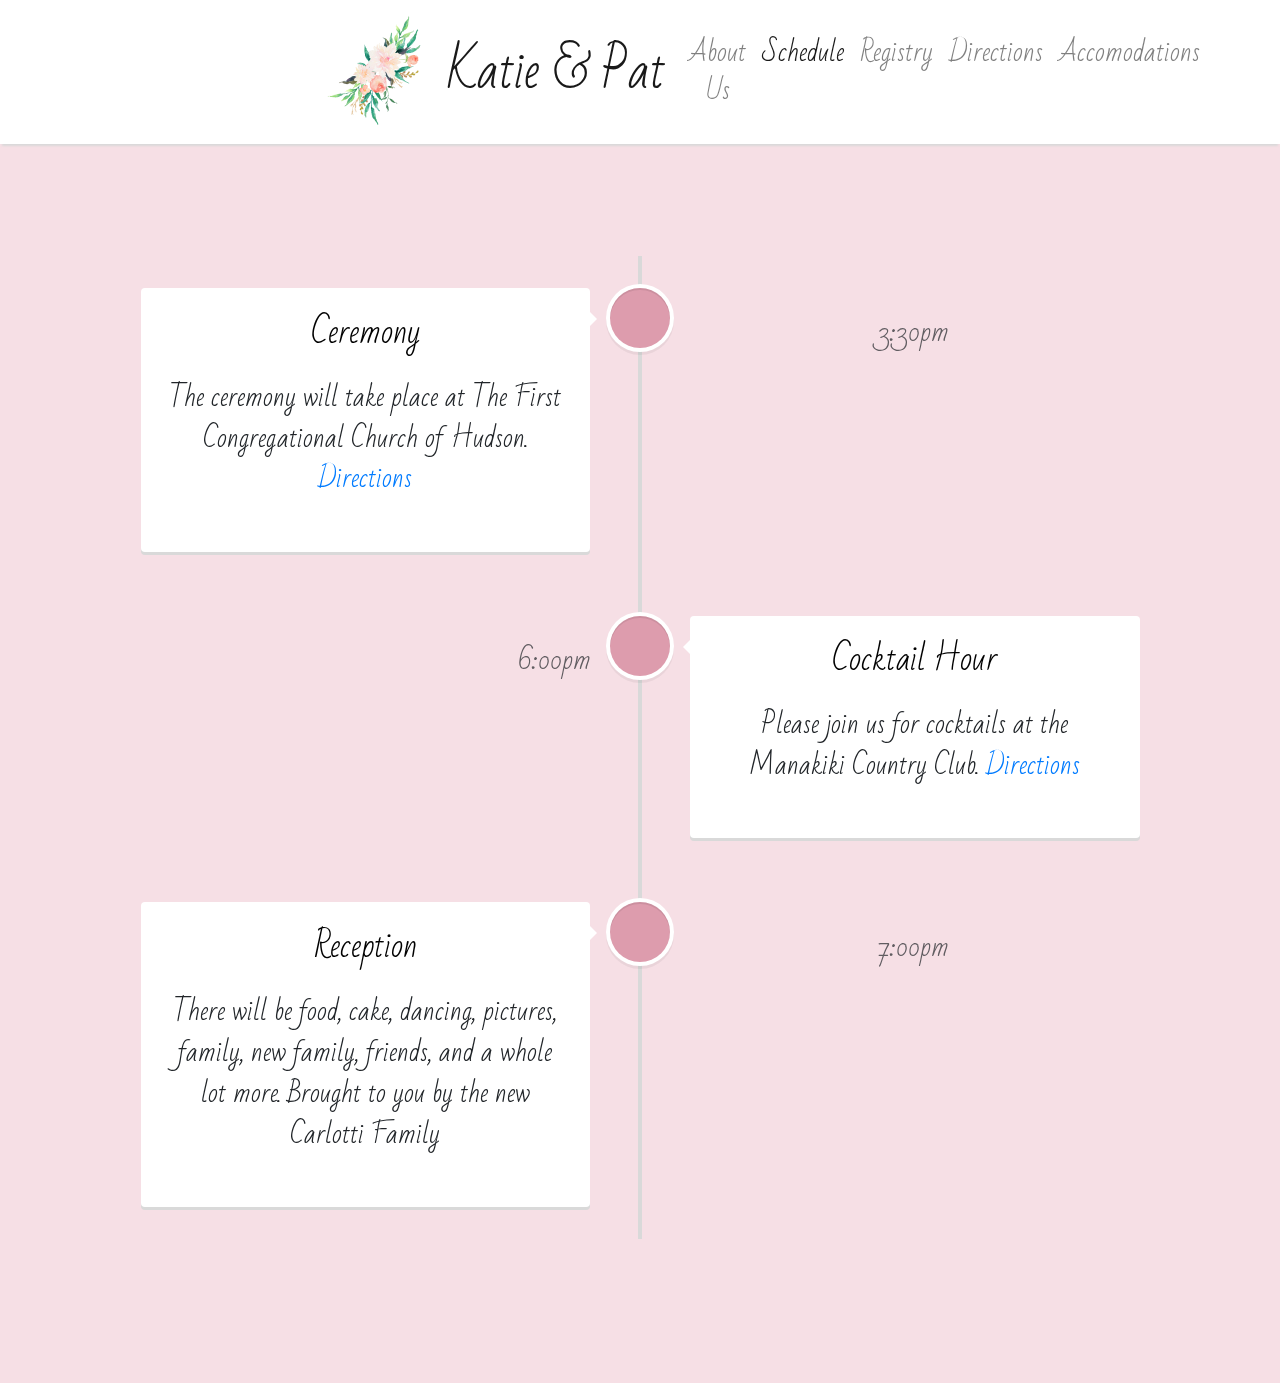
<file: schedule.html>
<html lang="en">
<header>
    <meta charset="utf-8">
    <meta name="viewport" content="width=device-width, initial-scale=1, shrink-to-fit=no">
    <title>Philo and Carlotti Wedding</title>
    <link rel="stylesheet" href="https://maxcdn.bootstrapcdn.com/bootstrap/4.0.0/css/bootstrap.min.css" integrity="sha384-Gn5384xqQ1aoWXA+058RXPxPg6fy4IWvTNh0E263XmFcJlSAwiGgFAW/dAiS6JXm"
        crossorigin="anonymous">
    <link href="./css/style.css" rel="stylesheet" />
    <link href="./css/timeline-style.css" rel="stylesheet" />
    <link href="https://fonts.googleapis.com/css?family=Bad+Script" rel="stylesheet" />
    <link rel="stylesheet" href="https://use.fontawesome.com/releases/v5.4.1/css/all.css" integrity="sha384-5sAR7xN1Nv6T6+dT2mhtzEpVJvfS3NScPQTrOxhwjIuvcA67KV2R5Jz6kr4abQsz"
        crossorigin="anonymous">
</header>

<body>

    <div id="nav" class="container-fluid">
        <nav class="navbar sticky-top navbar-expand-lg navbar-light">
            <div id="flowers">
                <img src="./images/flowers.png" height="128" width="128">
            </div>
            <a class="navbar-brand" href="index.html">Katie &amp; Pat</a>
            <ul class="navbar-nav ml-auto">
                <li class="nav-item">
                    <a class="nav-link" href="aboutus.html">About Us</a>
                </li>
                <li class="nav-item active">
                    <a class="nav-link" href="schedule.html">Schedule</a>
                </li>
                <li class="nav-item">
                    <a class="nav-link" href="registry.html">Registry</a>
                </li>
                <li class="nav-item">
                    <a class="nav-link" href="directions.html">Directions</a>
                </li>
                <li class="nav-item">
                    <a class="nav-link" href="accommodations.html">Accomodations</a>
                </li>
            </ul>
        </nav>
    </div>
    <div id="body" class="container-fluid content-container">
        <div class="content-container">
            <div class="jumbotron jumbotron-fluid">
                <div class="container center">
                    <section class="cd-timeline js-cd-timeline">
                        <div class="cd-timeline__container">
                            <div class="cd-timeline__block js-cd-block">
                                <div class="cd-timeline__img cd-timeline__img--picture js-cd-img">
                                    <i class="fas fa-church"></i>
                                </div>
                                <!-- cd-timeline__img -->

                                <div class="cd-timeline__content js-cd-content">
                                    <h2>Ceremony</h2>
                                    <p>The ceremony will take place at The First Congregational Church of Hudson. <a href="./directions.html">Directions</a></p>
                                    <span class="cd-timeline__date">3:30pm</span>
                                </div>
                                <!-- cd-timeline__content -->
                            </div>
                            <!-- cd-timeline__block -->

                            <div class="cd-timeline__block js-cd-block">
                                <div class="cd-timeline__img cd-timeline__img--picture js-cd-img">
                                    <i class="fas fa-cocktail"></i>
                                </div>
                                <!-- cd-timeline__img -->

                                <div class="cd-timeline__content js-cd-content">
                                    <h2>Cocktail Hour</h2>
                                    <p>Please join us for cocktails at the Manakiki Country Club. <a href="./directions.html">Directions</a></p>
                                    <span class="cd-timeline__date">6:00pm</span>
                                </div>
                                <!-- cd-timeline__content -->
                            </div>
                            <!-- cd-timeline__block -->

                            <div class="cd-timeline__block js-cd-block">
                                <div class="cd-timeline__img cd-timeline__img--picture js-cd-img">
                                    <i class="fas fa-utensils"></i>
                                </div>
                                <!-- cd-timeline__img -->

                                <div class="cd-timeline__content js-cd-content">
                                    <h2>Reception</h2>
                                    <p>There will be food, cake, dancing, pictures, family, new family, friends, and a
                                        whole
                                        lot more. Brought to you by the new Carlotti Family</p>
                                    <span class="cd-timeline__date">7:00pm</span>
                                </div>
                                <!-- cd-timeline__content -->
                            </div>
                            <!-- cd-timeline__block -->
                        </div>
                    </section>
                </div>
            </div>
        </div>
    </div>
    <script src="https://code.jquery.com/jquery-3.2.1.slim.min.js" integrity="sha384-KJ3o2DKtIkvYIK3UENzmM7KCkRr/rE9/Qpg6aAZGJwFDMVNA/GpGFF93hXpG5KkN"
        crossorigin="anonymous"></script>
    <script src="https://cdnjs.cloudflare.com/ajax/libs/popper.js/1.12.9/umd/popper.min.js" integrity="sha384-ApNbgh9B+Y1QKtv3Rn7W3mgPxhU9K/ScQsAP7hUibX39j7fakFPskvXusvfa0b4Q"
        crossorigin="anonymous"></script>
    <script src="https://maxcdn.bootstrapcdn.com/bootstrap/4.0.0/js/bootstrap.min.js" integrity="sha384-JZR6Spejh4U02d8jOt6vLEHfe/JQGiRRSQQxSfFWpi1MquVdAyjUar5+76PVCmYl"
        crossorigin="anonymous"></script>
</body>

</html>
</file>
<file: css/style.css>
.center{
    text-align: center;
}

.content-container{
    width: 100%;
}

.container-fluid{
    padding-right: 0px;
    padding-left: 0px;
}

body{
    width: 100%;
    background-color: #f6dfe5;
}

#flowers{
    left: 0;
    float: left;
}

.navbar{
    text-align: center;
    box-shadow: 0 4px 2px -2px #d9d9d9;
    background: white;
    padding-left: 25%;
    padding-right:25%;
}

.navbar-brand{
    font-size: 3rem;
    font-family: 'Bad Script', cursive;
}

.nav-item{
    font-size: 1.6rem;
    font-family: 'Bad Script', cursive;
}

.nav-item:hover{
    border-bottom: 2px solid #f6dfe5;
    transition: all 0.4s ease-in-out;
}

.jumbotron{
    background: transparent;
}

.badscript{
    font-family: 'Bad Script', cursive;
}

#seph2 h2{
    width: 100%; 
    text-align: center; 
    border-bottom: 1px solid #d9d9d9; 
    line-height: 0.1em;
    margin: 10px 0 20px; 
 } 
 
 #seph2 h2 span { 
     background:#f6dfe5; 
     font-size: 1.6rem;
     font-family: 'Bad Script', cursive;
     padding:0 10px; 
 }

 
#seph2 h4{
    width: 100%; 
    text-align: center; 
    border-bottom: 1px solid #d9d9d9; 
    line-height: 0.1em;
    margin: 10px 0 20px; 
 } 
 
 #seph2 h4 span { 
     font-size: 1.6rem;
     background: white;
     font-family: 'Bad Script', cursive;
     padding:0 10px; 
 }

 #comingSoon h2{
    width: 100%; 
    text-align: center; 
    border-bottom: 1px solid #ffffff; 
    line-height: 0.1em;
    margin: 10px 0 20px; 
    padding-top: 35vh;
 } 
 
 #comingSoon h2 span {
     background:#f6dfe5; 
     font-size: 1.6rem;
     font-weight: 600;
     color: #ffffff;
     font-family: 'Bad Script', cursive;
     padding:0 10px; 
 }

 button{
    width: 200px;
    height: 200px;
    border: 1px solid #d9d9d9;
    background: #ffffff; 
    margin-right: 30px;
    cursor: pointer;
    box-shadow: 0 4px 2px -2px #d9d9d9;
 }
 
 /* .card{
     background: transparent;
     border: none;
 } */

 .card-header{
     background: transparent;
     border: none;
     font-size: 2rem;
 }

 .card-footer{
     background: transparent;
     border: none;
 }

 .card-footer button{
     height: 2.5rem;
     width: 10rem;
     color: white;
     background: #dd9cad;
 }
</file>
<file: css/timeline-style.css>
/* -------------------------------- 

Patterns - reusable parts of our design

-------------------------------- */
@media only screen and (min-width: 1170px) {
  .cd-is-hidden {
    visibility: hidden;
  }
}

/* -------------------------------- 

Vertical Timeline - by CodyHouse.co

-------------------------------- */

.cd-timeline {
  overflow: hidden;
  margin: 2em auto;
}

.cd-timeline__container {
  position: relative;
  width: 90%;
  max-width: 1170px;
  margin: 0 auto;
  padding: 2em 0;
}

.cd-timeline__container::before {
  /* this is the vertical line */
  content: '';
  position: absolute;
  top: 0;
  left: 18px;
  height: 100%;
  width: 4px;
  background: #d9d9d9;
}

@media only screen and (min-width: 1170px) {
  .cd-timeline {
    margin-top: 3em;
    margin-bottom: 3em;
  }
  .cd-timeline__container::before {
    left: 50%;
    margin-left: -2px;
  }
}

.cd-timeline__block {
  position: relative;
  margin: 2em 0;
}

.cd-timeline__block:after {
  /* clearfix */
  content: "";
  display: table;
  clear: both;
}

.cd-timeline__block:first-child {
  margin-top: 0;
}

.cd-timeline__block:last-child {
  margin-bottom: 0;
}

@media only screen and (min-width: 1170px) {
  .cd-timeline__block {
    margin: 4em 0;
  }
}

.cd-timeline__img {
  position: absolute;
  top: 0;
  left: 0;
  width: 40px;
  height: 40px;
  border-radius: 50%;
  -webkit-box-shadow: 0 0 0 4px white, inset 0 2px 0 rgba(0, 0, 0, 0.08), 0 3px 0 4px rgba(0, 0, 0, 0.05);
          box-shadow: 0 0 0 4px white, inset 0 2px 0 rgba(0, 0, 0, 0.08), 0 3px 0 4px rgba(0, 0, 0, 0.05);
}

.cd-timeline__img i {
  display: block;
  width: 24px;
  height: 24px;
  font-size: 24;
  position: relative;
  color: white;
  left: 47%;
  top: 48%;
  margin-left: -12px;
  margin-top: -12px;
}

.cd-timeline__img img {
  display: block;
  width: 32px;
  height: 32px;
  font-size: 24;
  position: relative;
  color: white;
  left: 44%;
  top: 44%;
  margin-left: -12px;
  margin-top: -12px;
}

.cd-timeline__img.cd-timeline__img--picture {
  background: #dd9cad;
}

.cd-timeline__img.cd-timeline__img--movie {
  background: #c03b44;
}

.cd-timeline__img.cd-timeline__img--location {
  background: #f0ca45;
}

@media only screen and (min-width: 1170px) {
  .cd-timeline__img {
    width: 60px;
    height: 60px;
    left: 50%;
    margin-left: -30px;
    /* Force Hardware Acceleration */
    -webkit-transform: translateZ(0);
            transform: translateZ(0);
  }
  .cd-timeline__img.cd-timeline__img--bounce-in {
    visibility: visible;
    -webkit-animation: cd-bounce-1 0.6s;
            animation: cd-bounce-1 0.6s;
  }
}

@-webkit-keyframes cd-bounce-1 {
  0% {
    opacity: 0;
    -webkit-transform: scale(0.5);
            transform: scale(0.5);
  }
  60% {
    opacity: 1;
    -webkit-transform: scale(1.2);
            transform: scale(1.2);
  }
  100% {
    -webkit-transform: scale(1);
            transform: scale(1);
  }
}

@keyframes cd-bounce-1 {
  0% {
    opacity: 0;
    -webkit-transform: scale(0.5);
            transform: scale(0.5);
  }
  60% {
    opacity: 1;
    -webkit-transform: scale(1.2);
            transform: scale(1.2);
  }
  100% {
    -webkit-transform: scale(1);
            transform: scale(1);
  }
}

.cd-timeline__content {
  position: relative;
  margin-left: 60px;
  background: white;
  border-radius: 0.25em;
  padding: 1em;
  -webkit-box-shadow: 0 3px 0 #d9d9d9;
          box-shadow: 0 3px 0 #d9d9d9;
}

.cd-timeline__content:after {
  /* clearfix */
  content: "";
  display: table;
  clear: both;
}

.cd-timeline__content::before {
  /* triangle next to content block */
  content: '';
  position: absolute;
  top: 16px;
  right: 100%;
  height: 0;
  width: 0;
  border: 7px solid transparent;
  border-right: 7px solid white;
}

.cd-timeline__content h2 {
  color: black;
  font-family: 'Bad Script', cursive;
}

.cd-timeline__content p,
.cd-timeline__read-more,
.cd-timeline__date {
  font-size: .9rem;
  font-family: 'Bad Script', cursive;
}

.cd-timeline__content p {
  margin: 1em 0;
  line-height: 1.6;
}

.cd-timeline__read-more,
.cd-timeline__date {
  display: inline-block;
}

.cd-timeline__read-more {
  float: right;
  padding: .8em 1em;
  background: #acb7c0;
  color: white;
  border-radius: 0.25em;
}

.cd-timeline__read-more:hover {
  background-color: #bac4cb;
}

.cd-timeline__date {
  float: left;
  padding: .8em 0;
  opacity: .7;
}

@media only screen and (min-width: 768px) {
  .cd-timeline__content h2 {
    font-size: 2rem;
  }
  .cd-timeline__content p {
    font-size: 1.6rem;
  }
  .cd-timeline__read-more,
  .cd-timeline__date {
    font-size: 1.4rem;
  }
}

@media only screen and (min-width: 1170px) {
  .cd-timeline__content {
    margin-left: 0;
    padding: 1.6em;
    width: 45%;
    /* Force Hardware Acceleration */
    -webkit-transform: translateZ(0);
            transform: translateZ(0);
  }
  .cd-timeline__content::before {
    top: 24px;
    left: 100%;
    border-color: transparent;
    border-left-color: white;
  }
  .cd-timeline__read-more {
    float: left;
  }
  .cd-timeline__date {
    position: absolute;
    width: 100%;
    left: 122%;
    top: 6px;
    font-size: 1.6rem;
  }
  .cd-timeline__block:nth-child(even) .cd-timeline__content {
    float: right;
  }
  .cd-timeline__block:nth-child(even) .cd-timeline__content::before {
    top: 24px;
    left: auto;
    right: 100%;
    border-color: transparent;
    border-right-color: white;
  }
  .cd-timeline__block:nth-child(even) .cd-timeline__read-more {
    float: right;
  }
  .cd-timeline__block:nth-child(even) .cd-timeline__date {
    left: auto;
    right: 122%;
    text-align: right;
  }
  .cd-timeline__content.cd-timeline__content--bounce-in {
    visibility: visible;
    -webkit-animation: cd-bounce-2 0.6s;
            animation: cd-bounce-2 0.6s;
  }
}

@media only screen and (min-width: 1170px) {
  /* inverse bounce effect on even content blocks */
  .cd-timeline__block:nth-child(even) .cd-timeline__content.cd-timeline__content--bounce-in {
    -webkit-animation: cd-bounce-2-inverse 0.6s;
            animation: cd-bounce-2-inverse 0.6s;
  }
}

@-webkit-keyframes cd-bounce-2 {
  0% {
    opacity: 0;
    -webkit-transform: translateX(-100px);
            transform: translateX(-100px);
  }
  60% {
    opacity: 1;
    -webkit-transform: translateX(20px);
            transform: translateX(20px);
  }
  100% {
    -webkit-transform: translateX(0);
            transform: translateX(0);
  }
}

@keyframes cd-bounce-2 {
  0% {
    opacity: 0;
    -webkit-transform: translateX(-100px);
            transform: translateX(-100px);
  }
  60% {
    opacity: 1;
    -webkit-transform: translateX(20px);
            transform: translateX(20px);
  }
  100% {
    -webkit-transform: translateX(0);
            transform: translateX(0);
  }
}

@-webkit-keyframes cd-bounce-2-inverse {
  0% {
    opacity: 0;
    -webkit-transform: translateX(100px);
            transform: translateX(100px);
  }
  60% {
    opacity: 1;
    -webkit-transform: translateX(-20px);
            transform: translateX(-20px);
  }
  100% {
    -webkit-transform: translateX(0);
            transform: translateX(0);
  }
}

@keyframes cd-bounce-2-inverse {
  0% {
    opacity: 0;
    -webkit-transform: translateX(100px);
            transform: translateX(100px);
  }
  60% {
    opacity: 1;
    -webkit-transform: translateX(-20px);
            transform: translateX(-20px);
  }
  100% {
    -webkit-transform: translateX(0);
            transform: translateX(0);
  }
}
</file>
